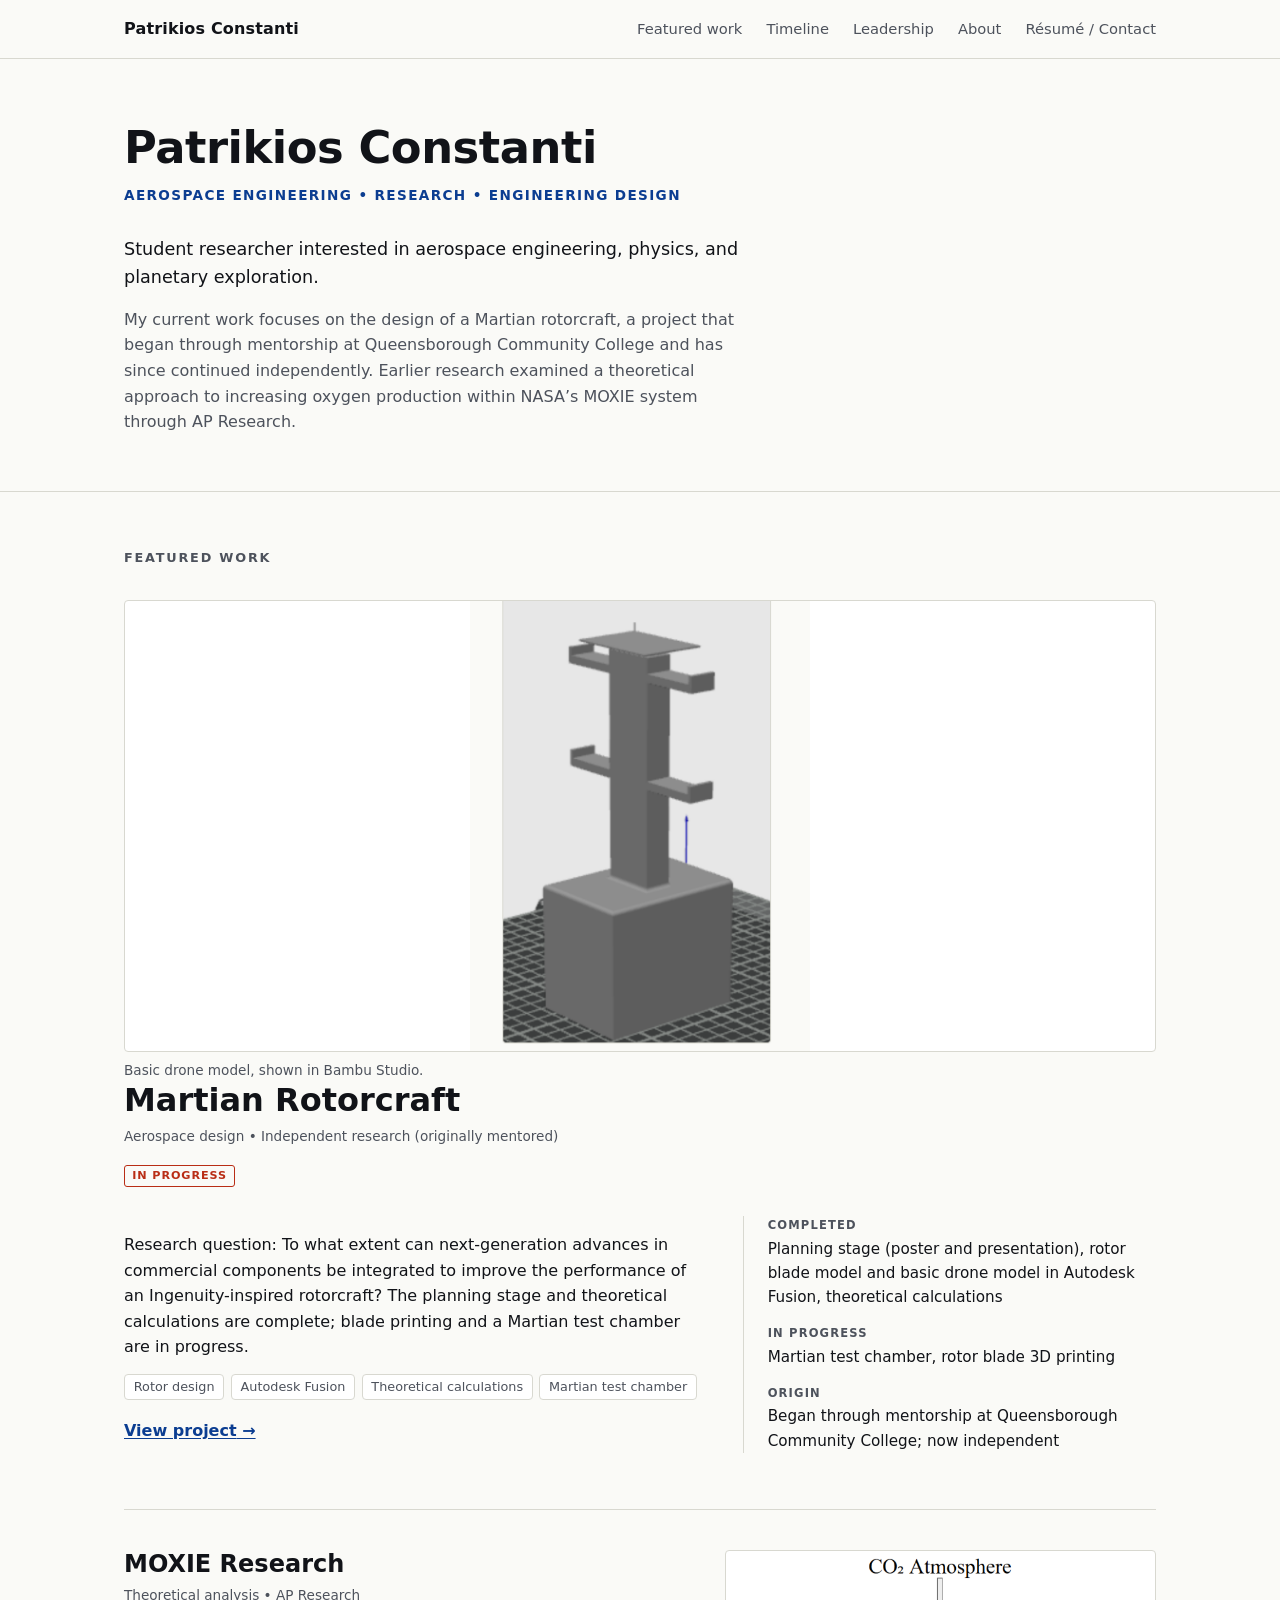
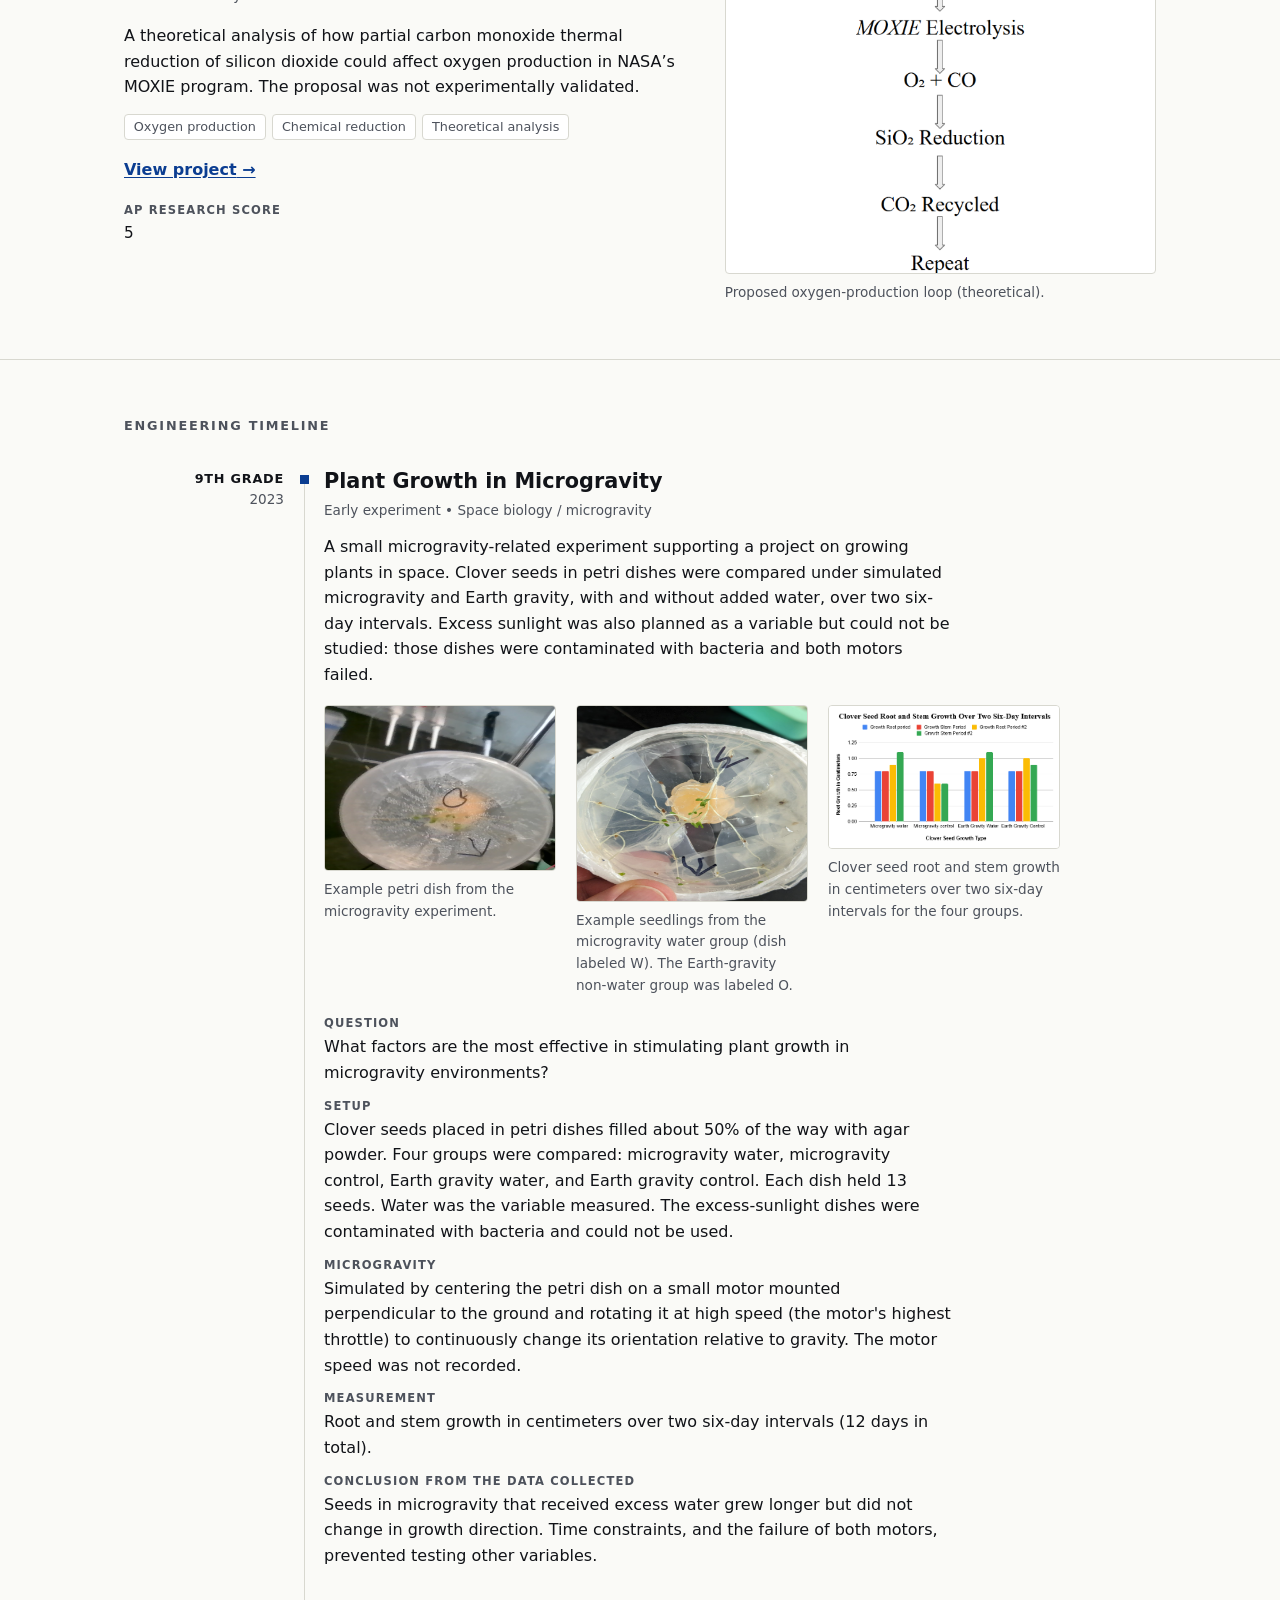
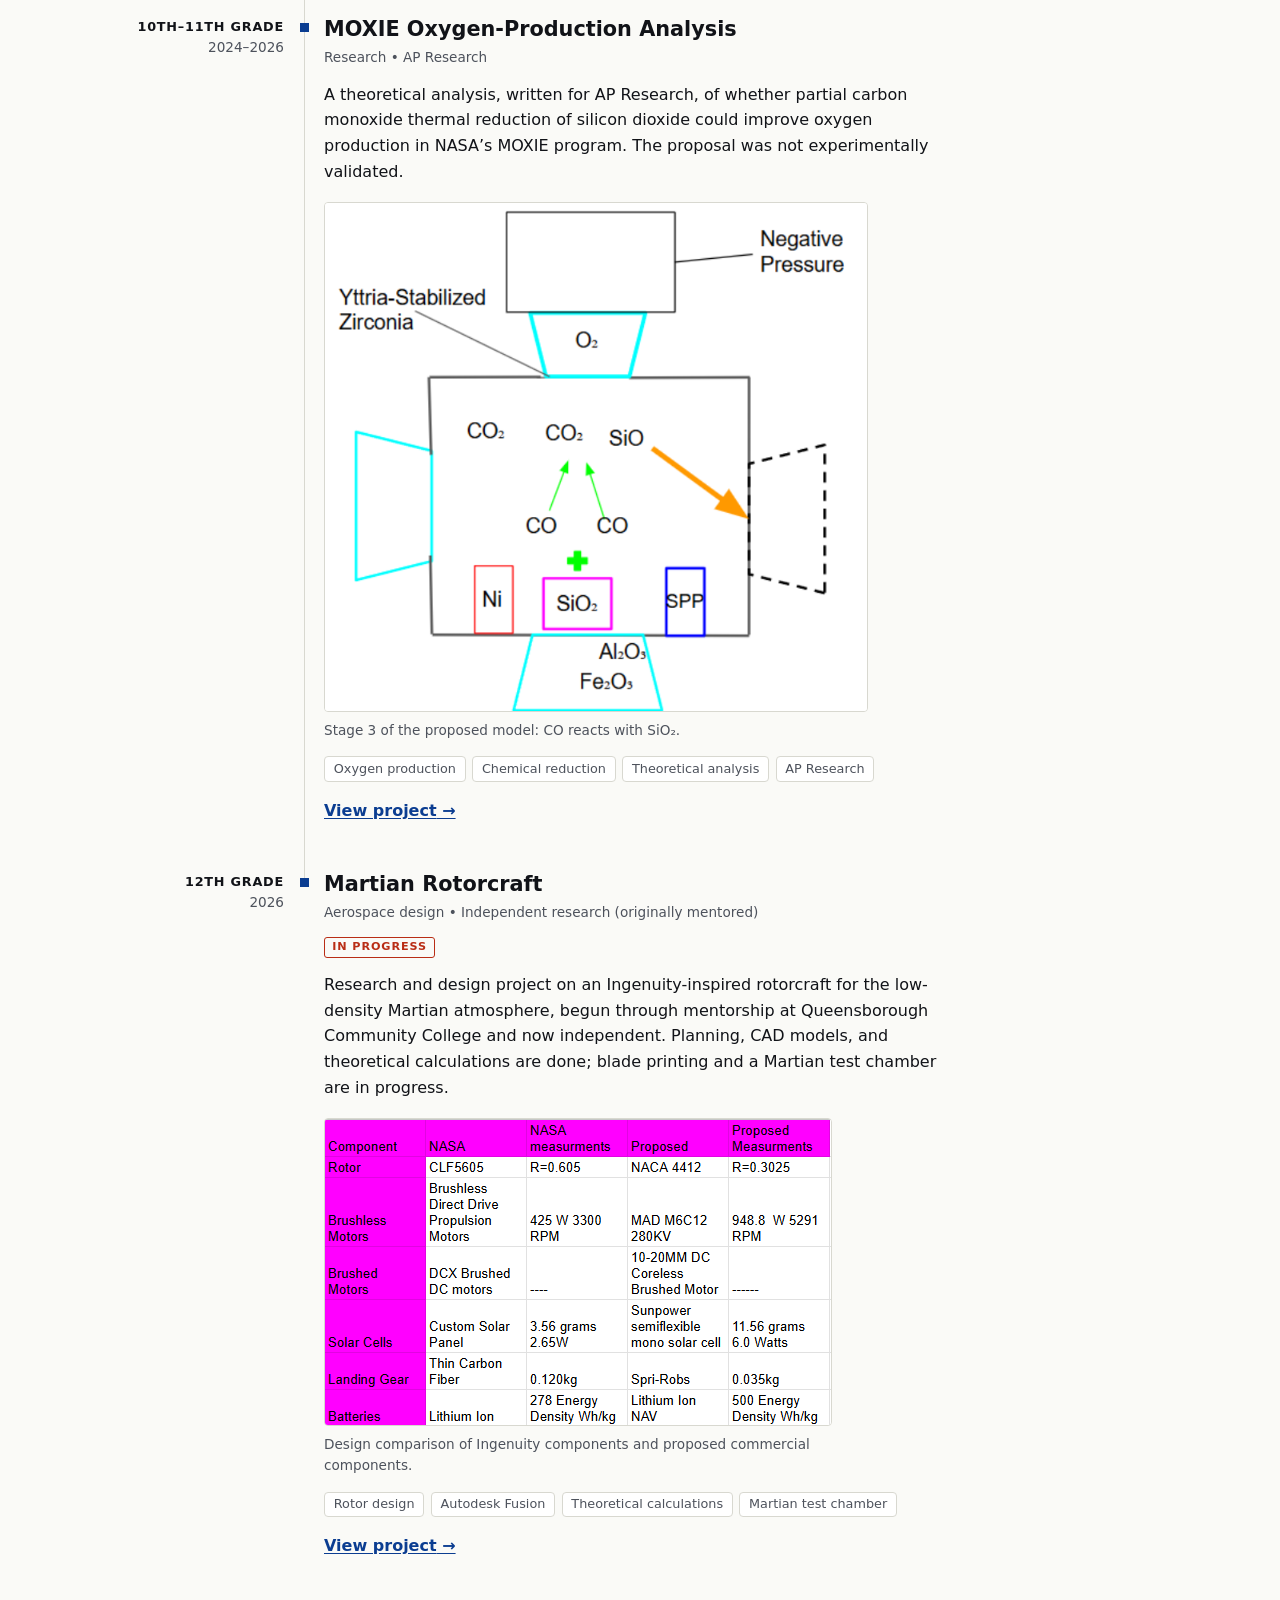
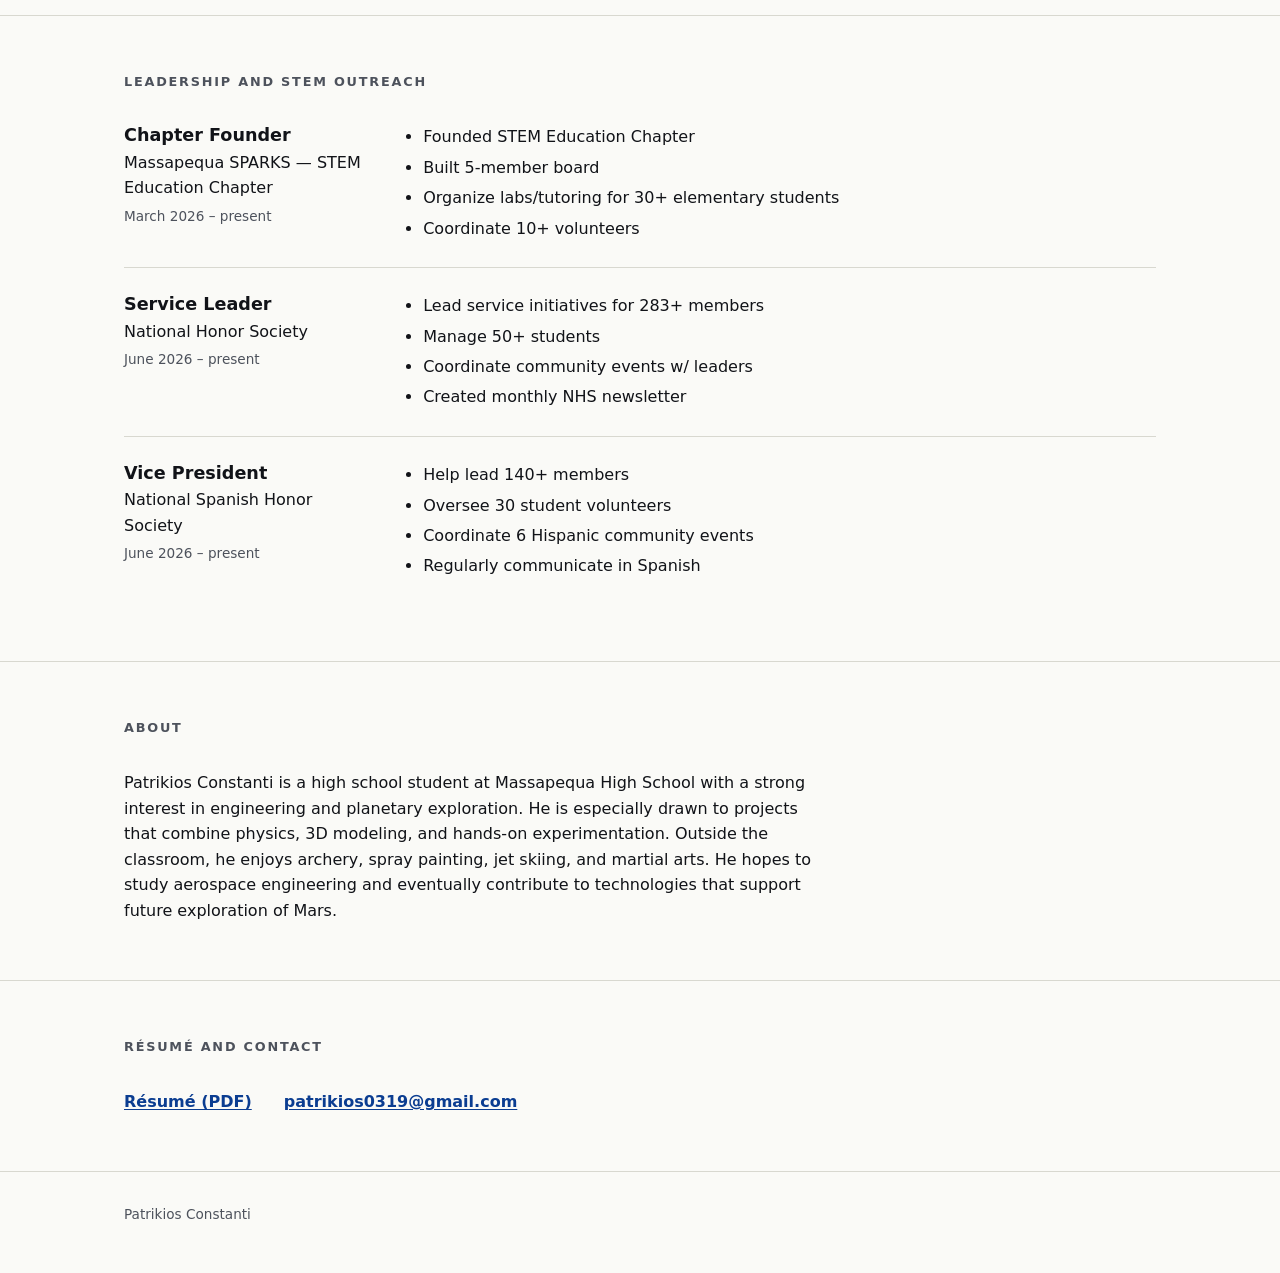
<file: index.html>
<!doctype html>
<html lang="en">
<head>
  <meta charset="utf-8">
  <meta name="viewport" content="width=device-width, initial-scale=1">
  <title>Patrikios Constanti — Aerospace Engineering • Research • Engineering Design</title>
  <meta name="description" content="Engineering and research portfolio.">
  <link rel="stylesheet" href="assets/css/styles.css">
</head>
<body data-page="home" data-root="">
  <a class="skip-link" href="#main">Skip to content</a>
  <header class="site-header" id="site-header"></header>
  <main id="main"></main>
  <footer class="site-footer" id="site-footer"></footer>
  <noscript><p class="wrap">This site loads its content with JavaScript. Please enable JavaScript to view it.</p></noscript>
  <script src="site-content.js"></script>
  <script src="assets/js/render.js"></script>
</body>
</html>
</file>
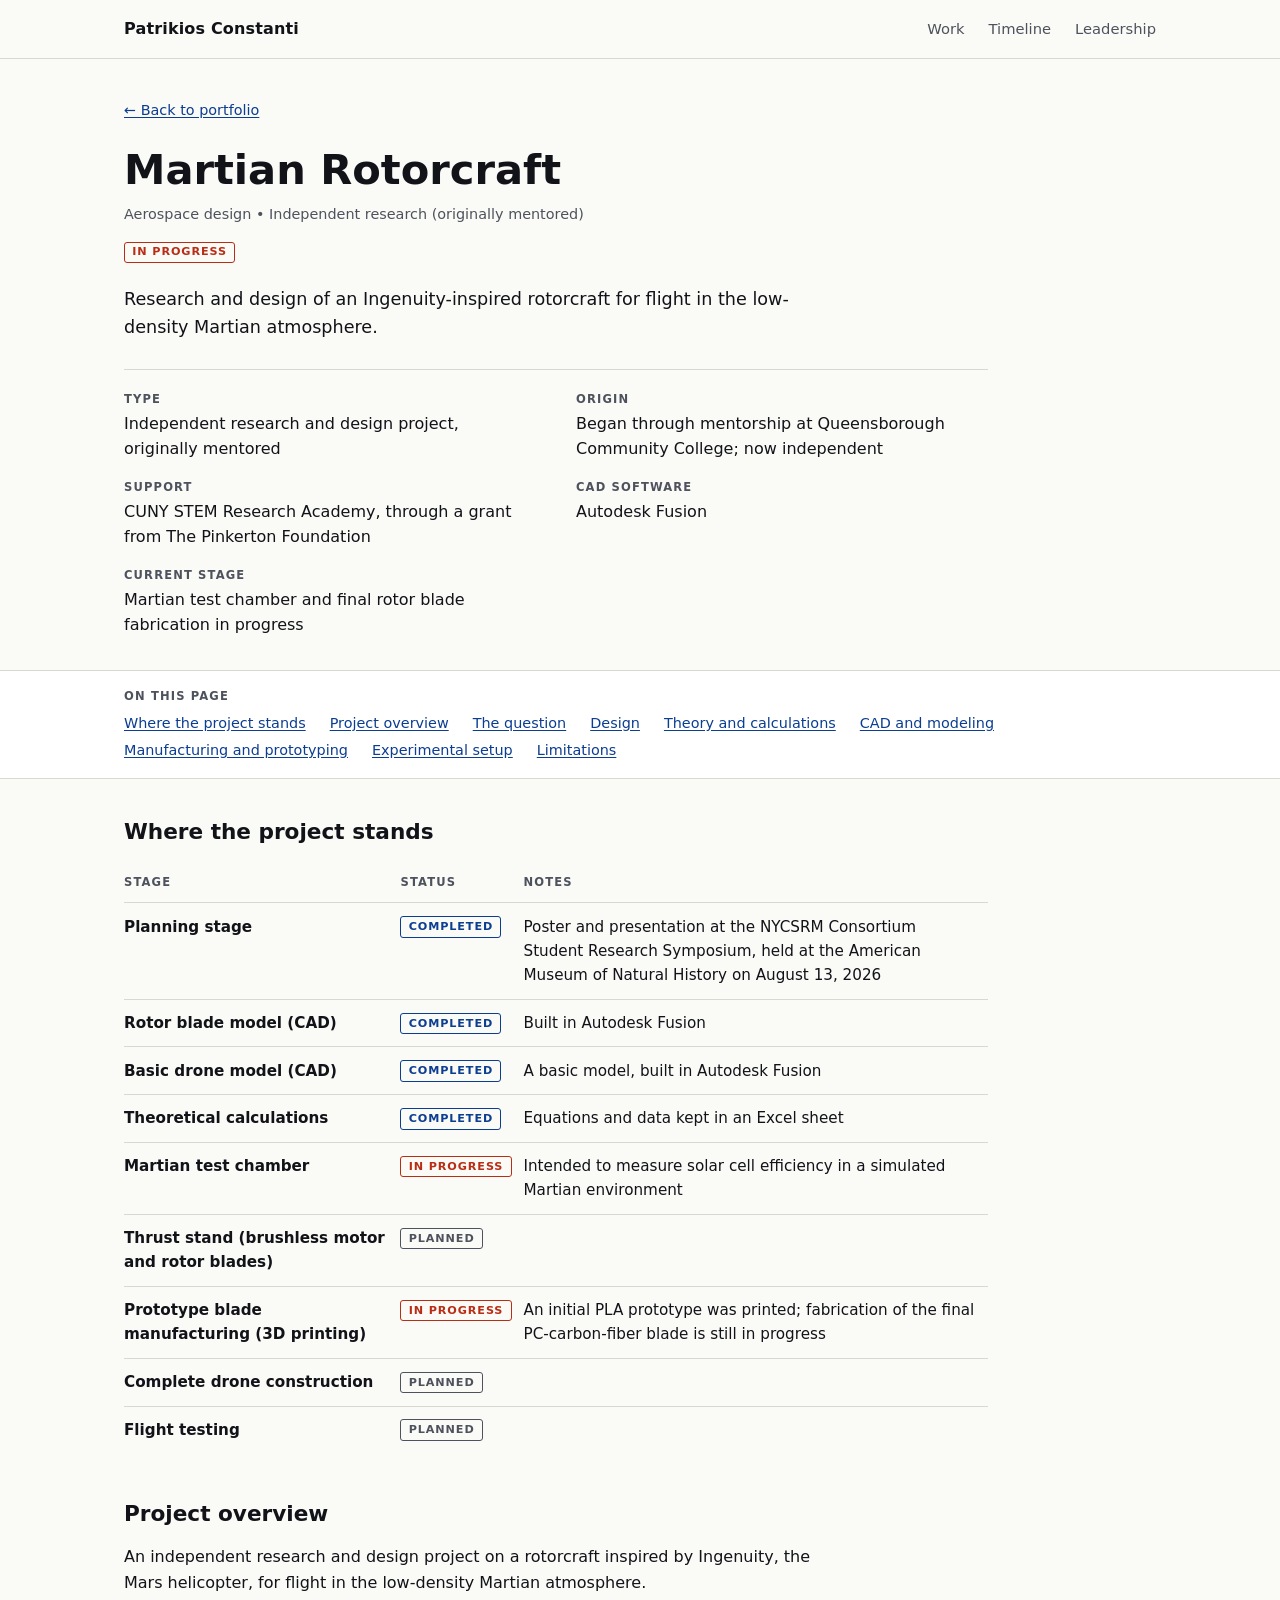
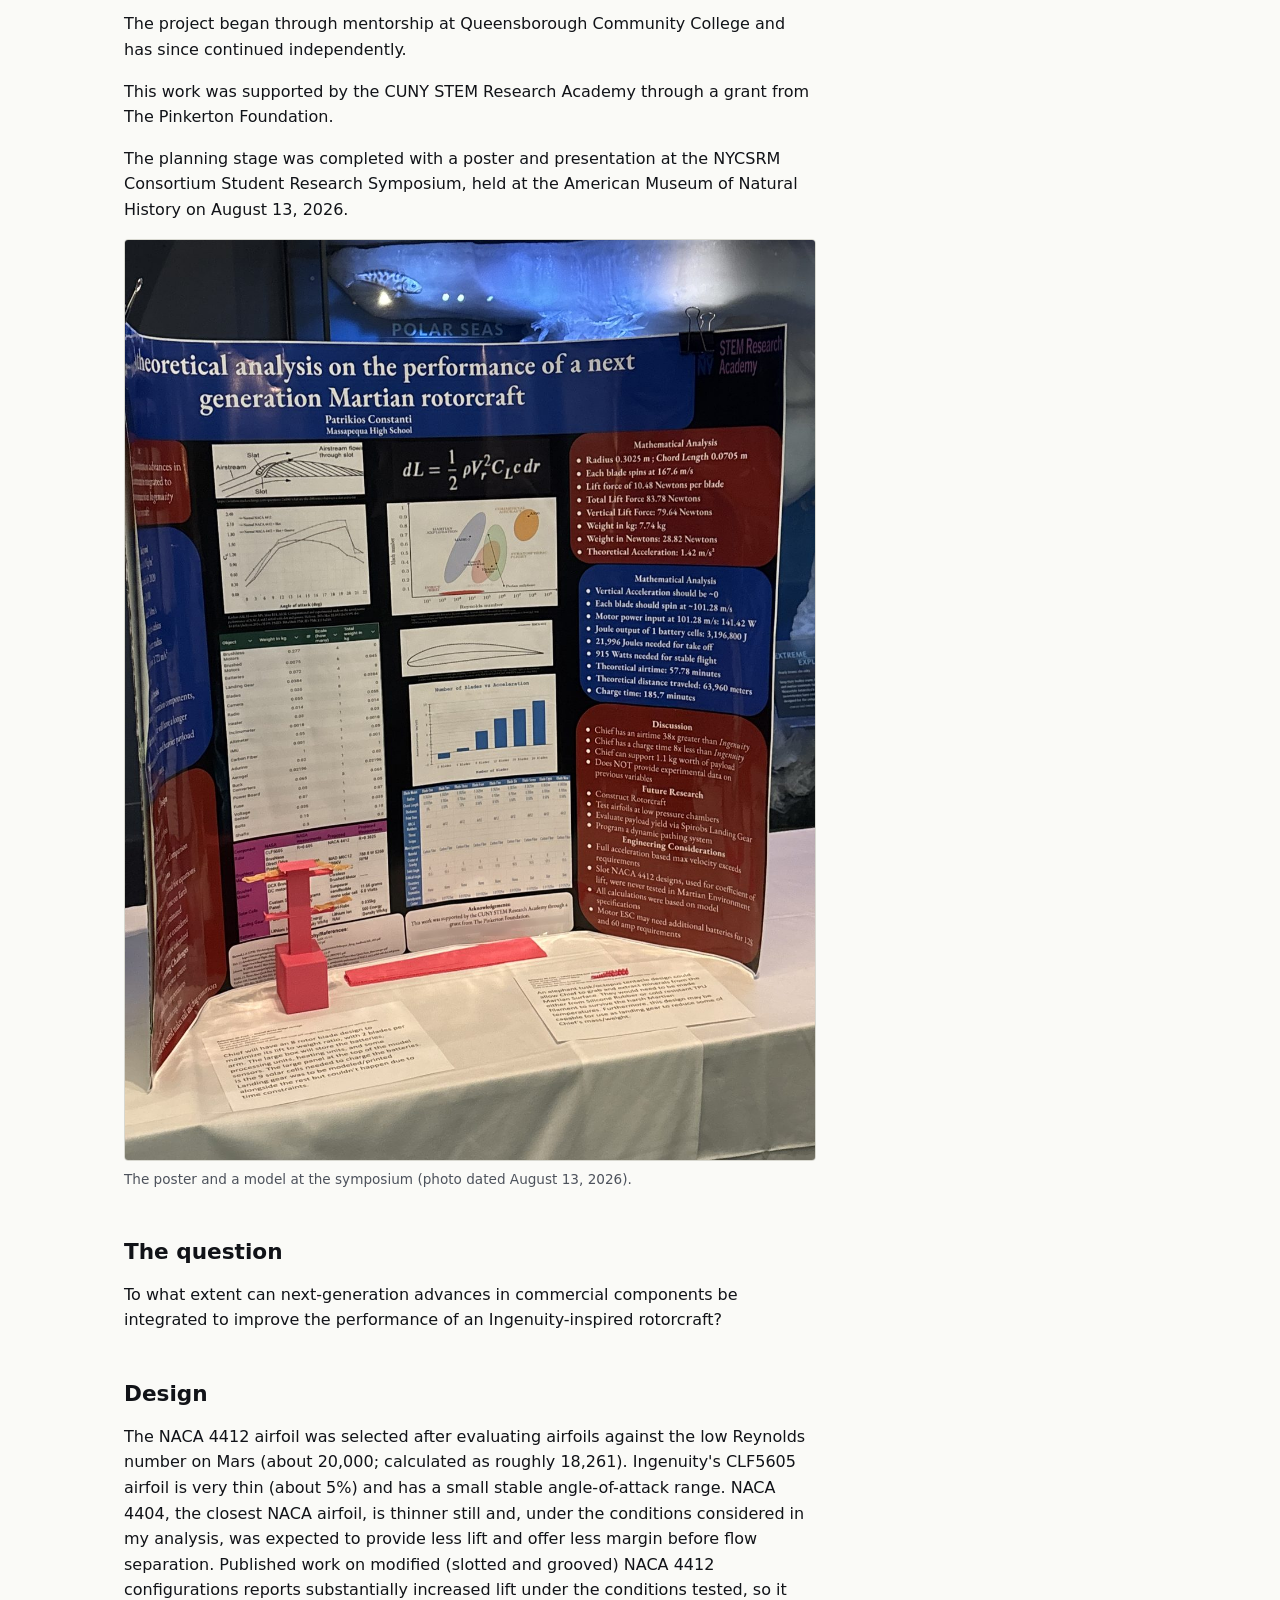
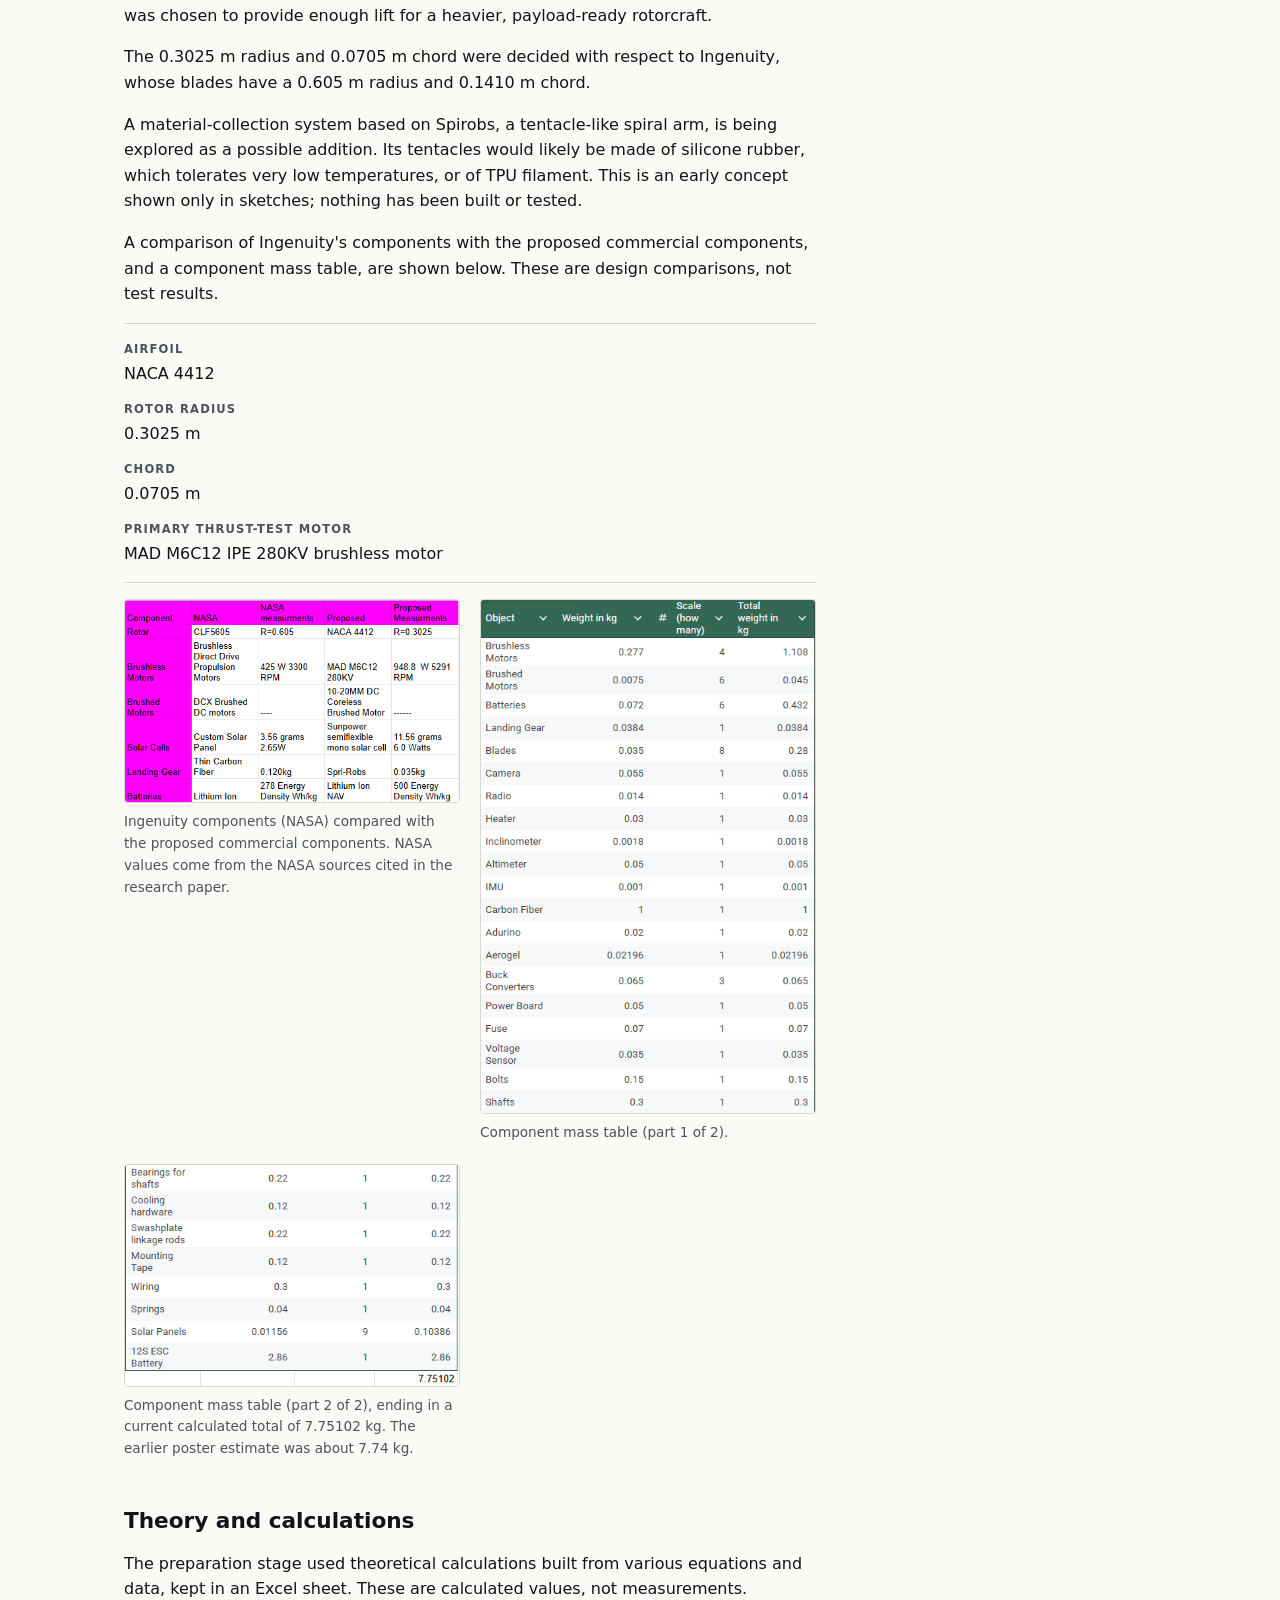
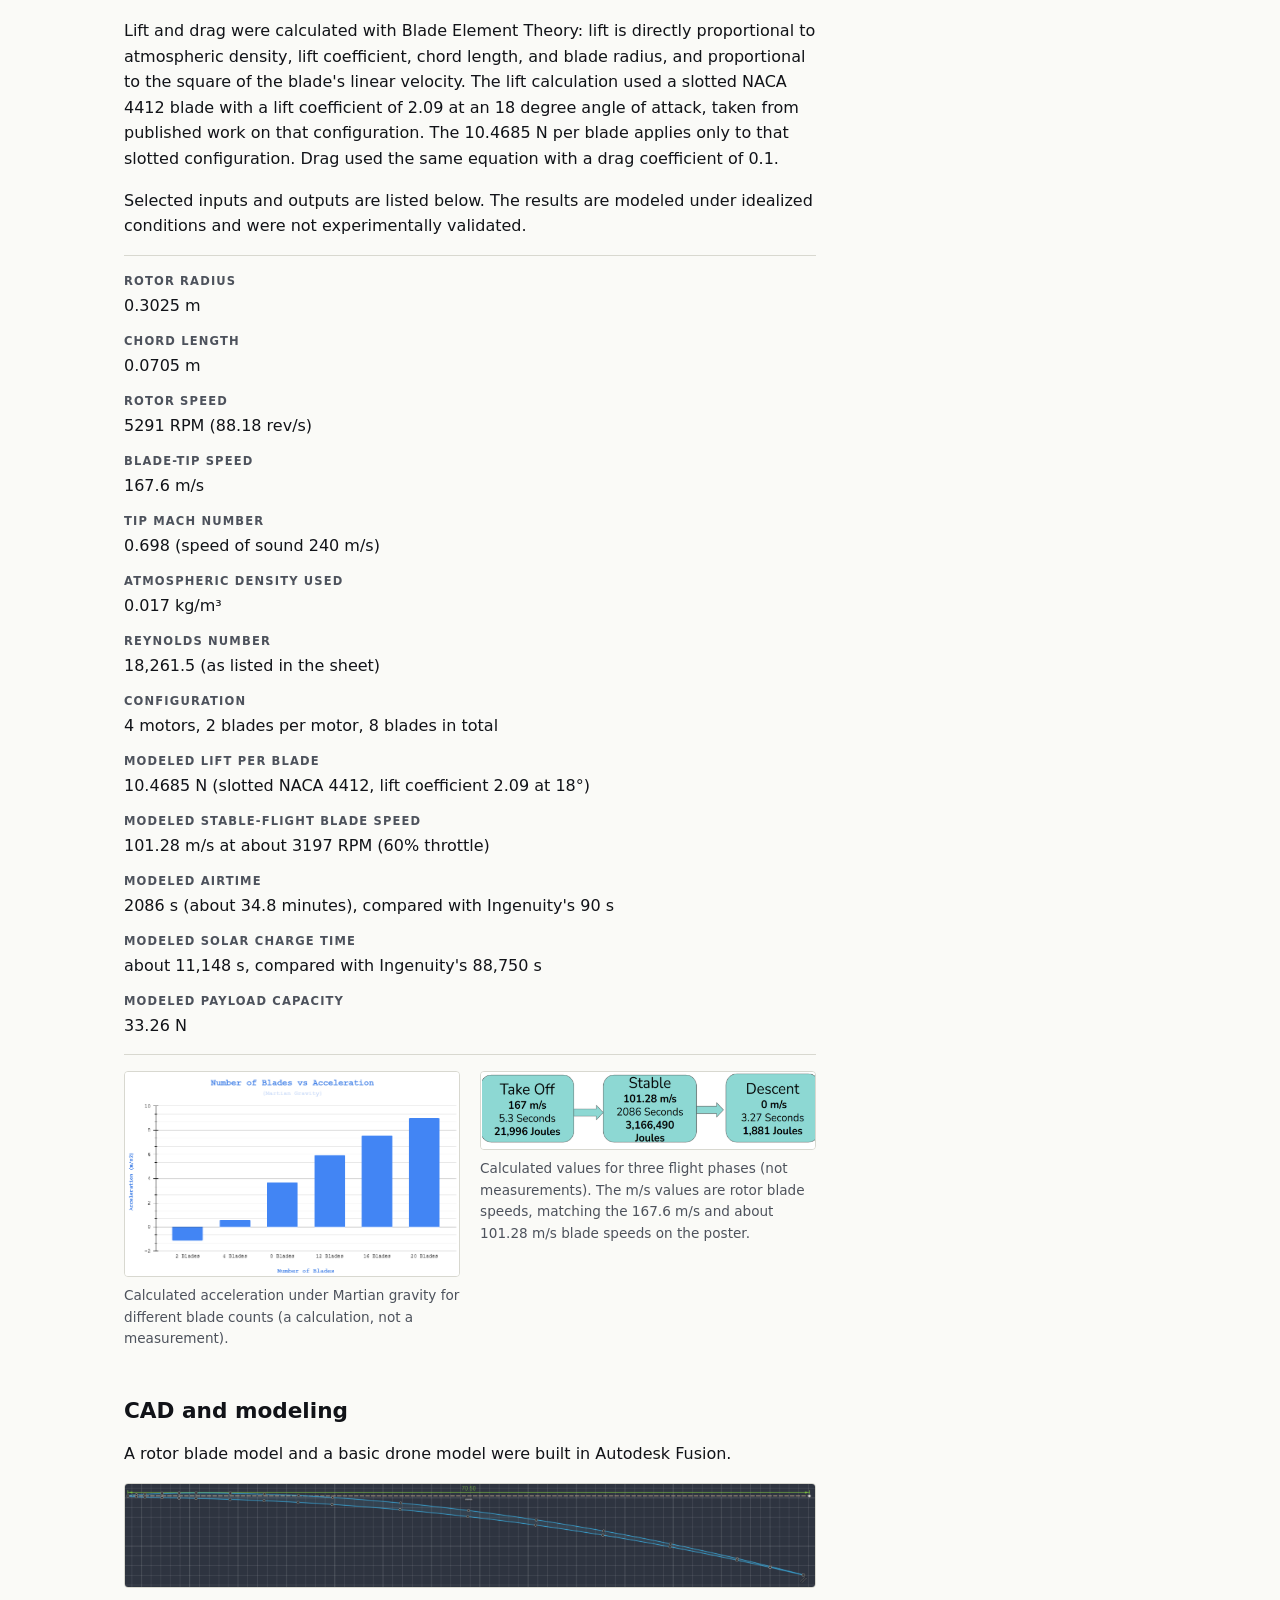
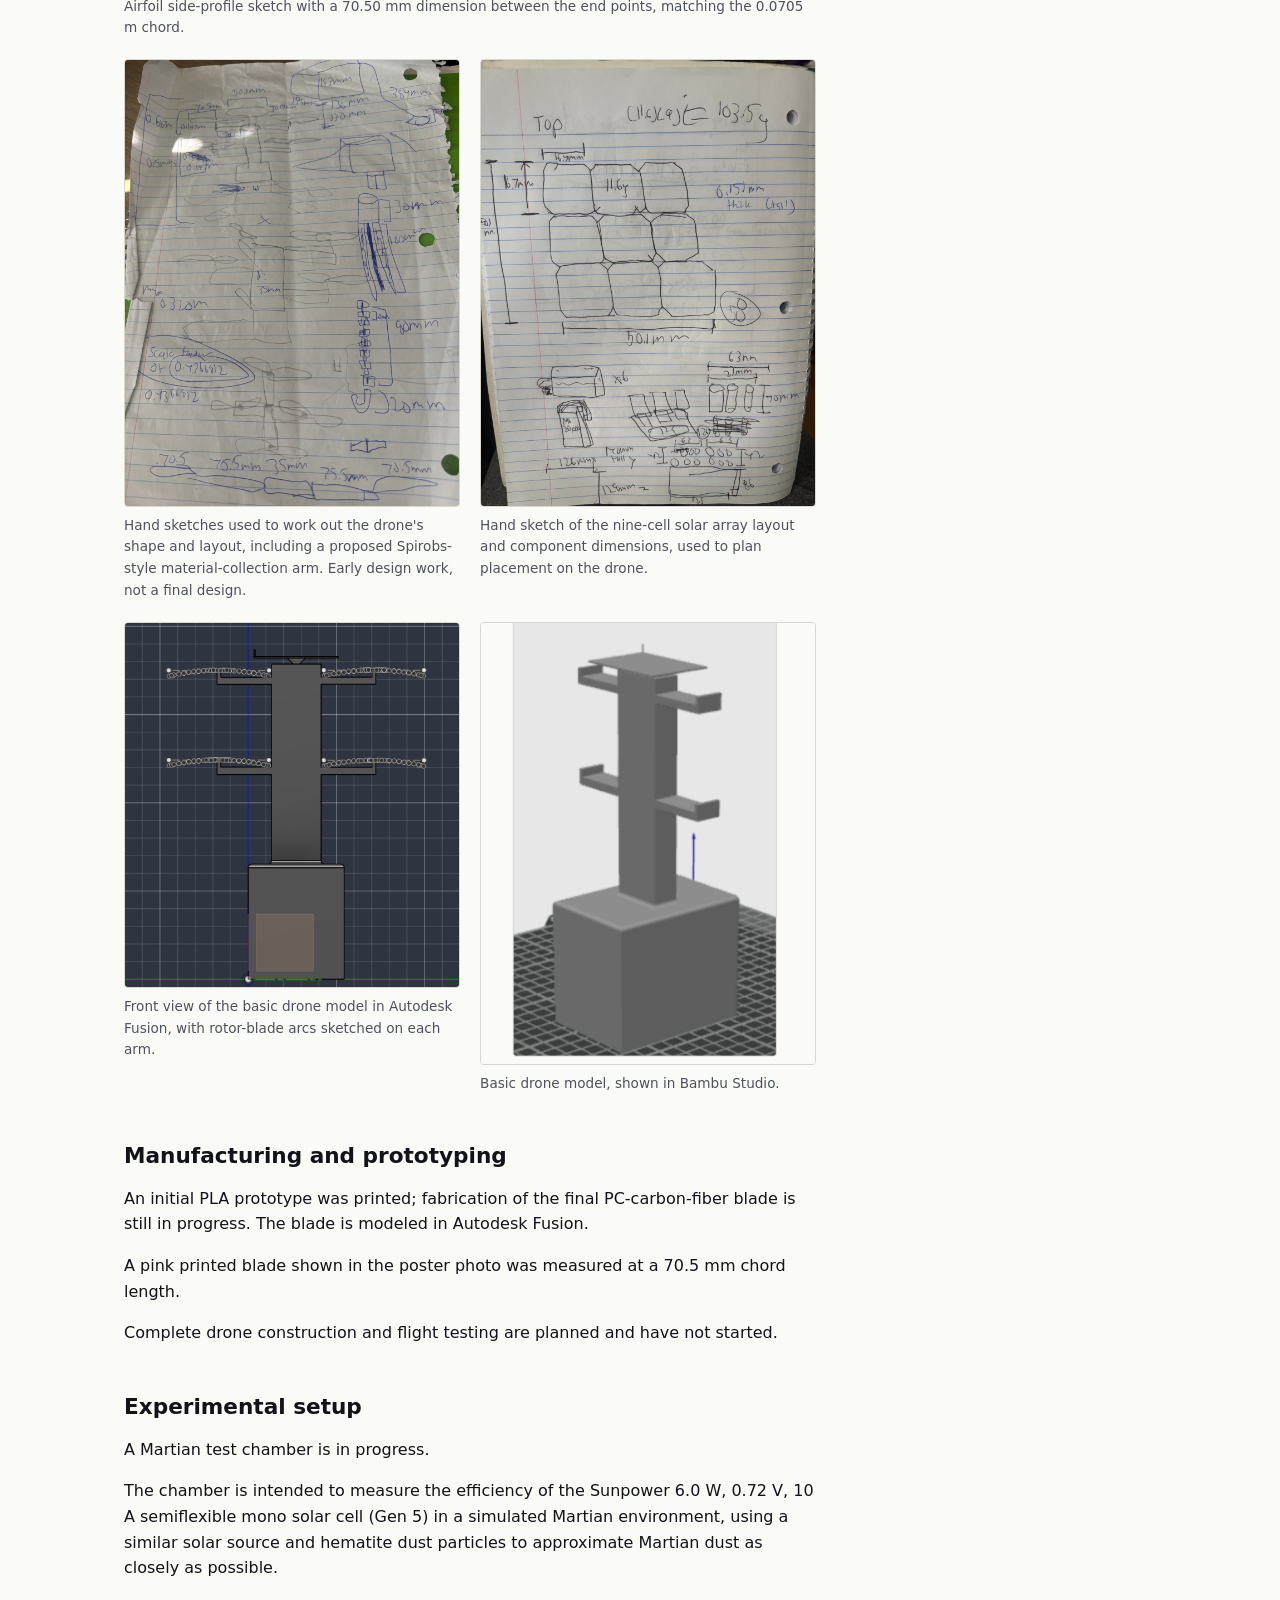
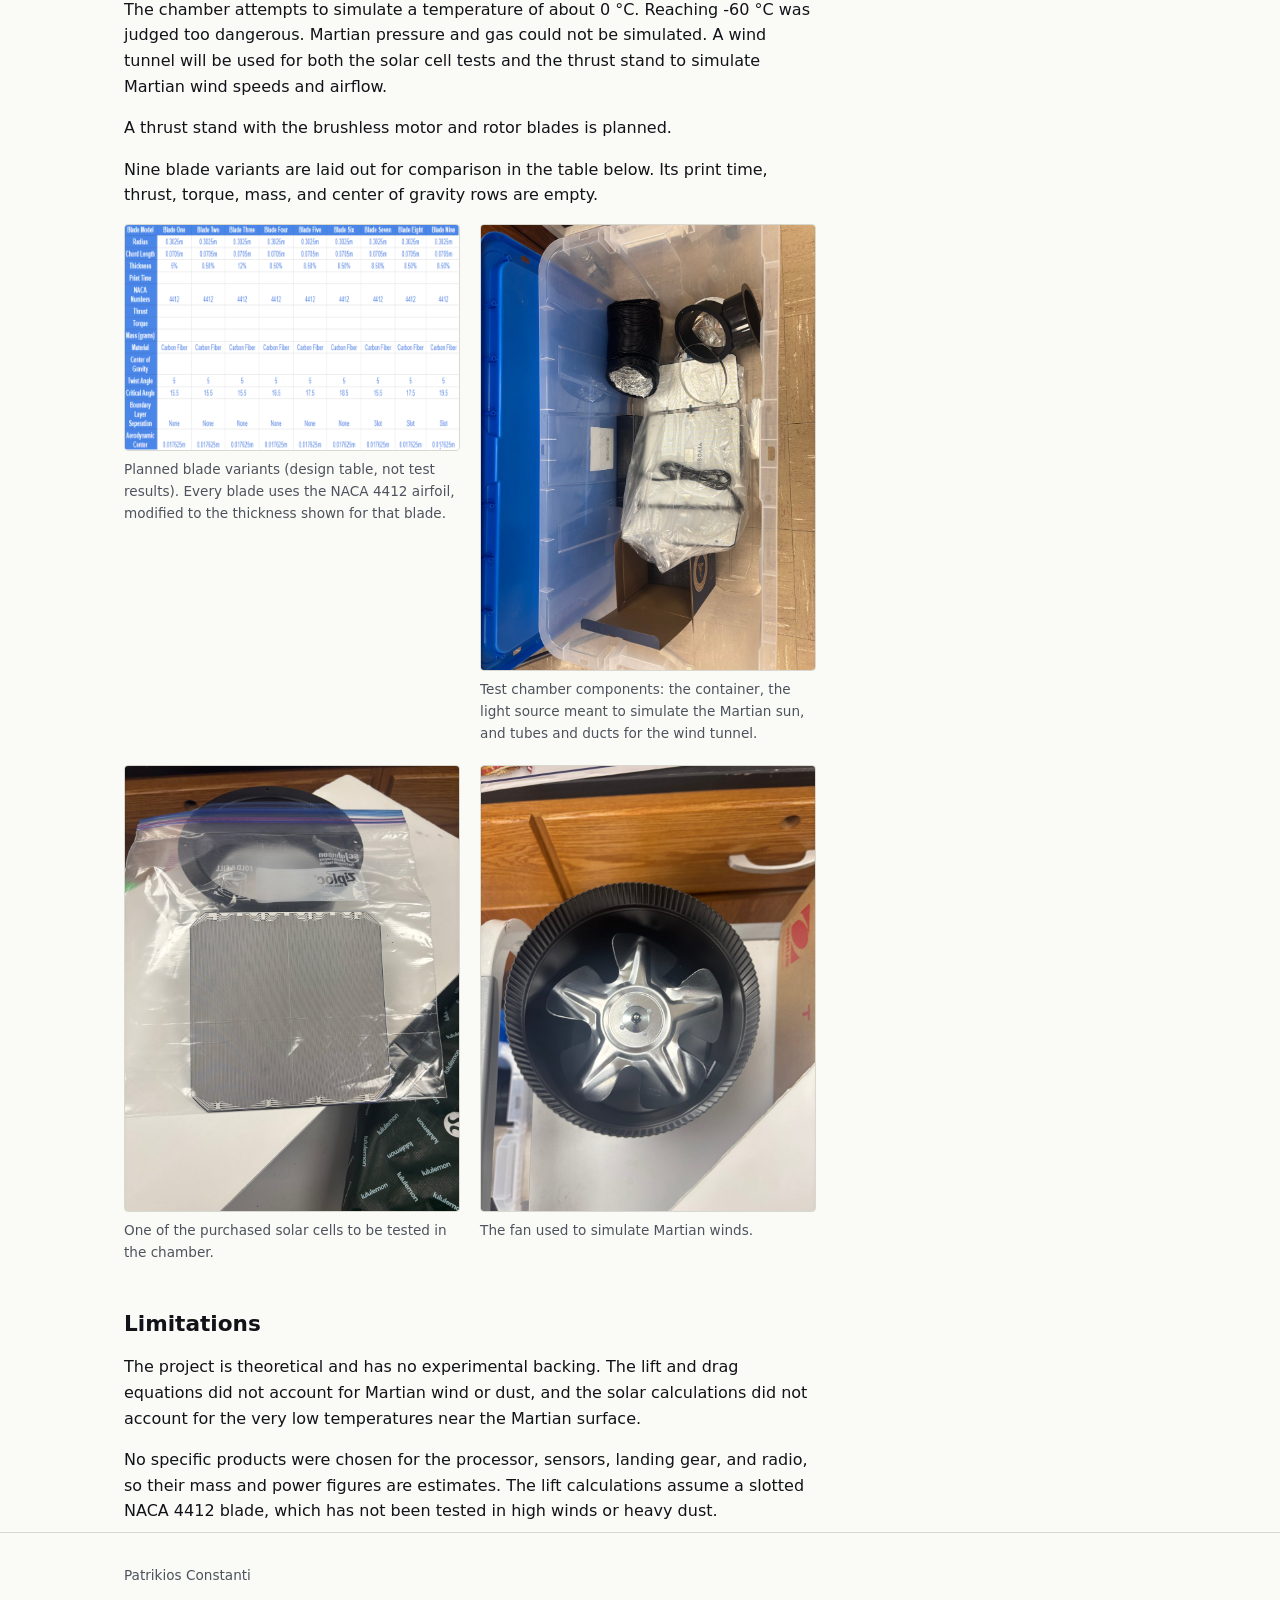
<file: projects/mars-rotorcraft.html>
<!doctype html>
<html lang="en">
<head>
  <meta charset="utf-8">
  <meta name="viewport" content="width=device-width, initial-scale=1">
  <title>Martian Rotorcraft — Patrikios Constanti</title>
  <meta name="description" content="Research and design of an Ingenuity-inspired rotorcraft for the Martian atmosphere.">
  <link rel="stylesheet" href="../assets/css/styles.css">
</head>
<body data-page="project" data-project="marsRotorcraft" data-root="../">
  <a class="skip-link" href="#main">Skip to content</a>
  <header class="site-header" id="site-header"></header>
  <main id="main"></main>
  <footer class="site-footer" id="site-footer"></footer>
  <noscript><p class="wrap">This site loads its content with JavaScript. Please enable JavaScript to view it.</p></noscript>
  <script src="../site-content.js"></script>
  <script src="../assets/js/render.js"></script>
</body>
</html>
</file>
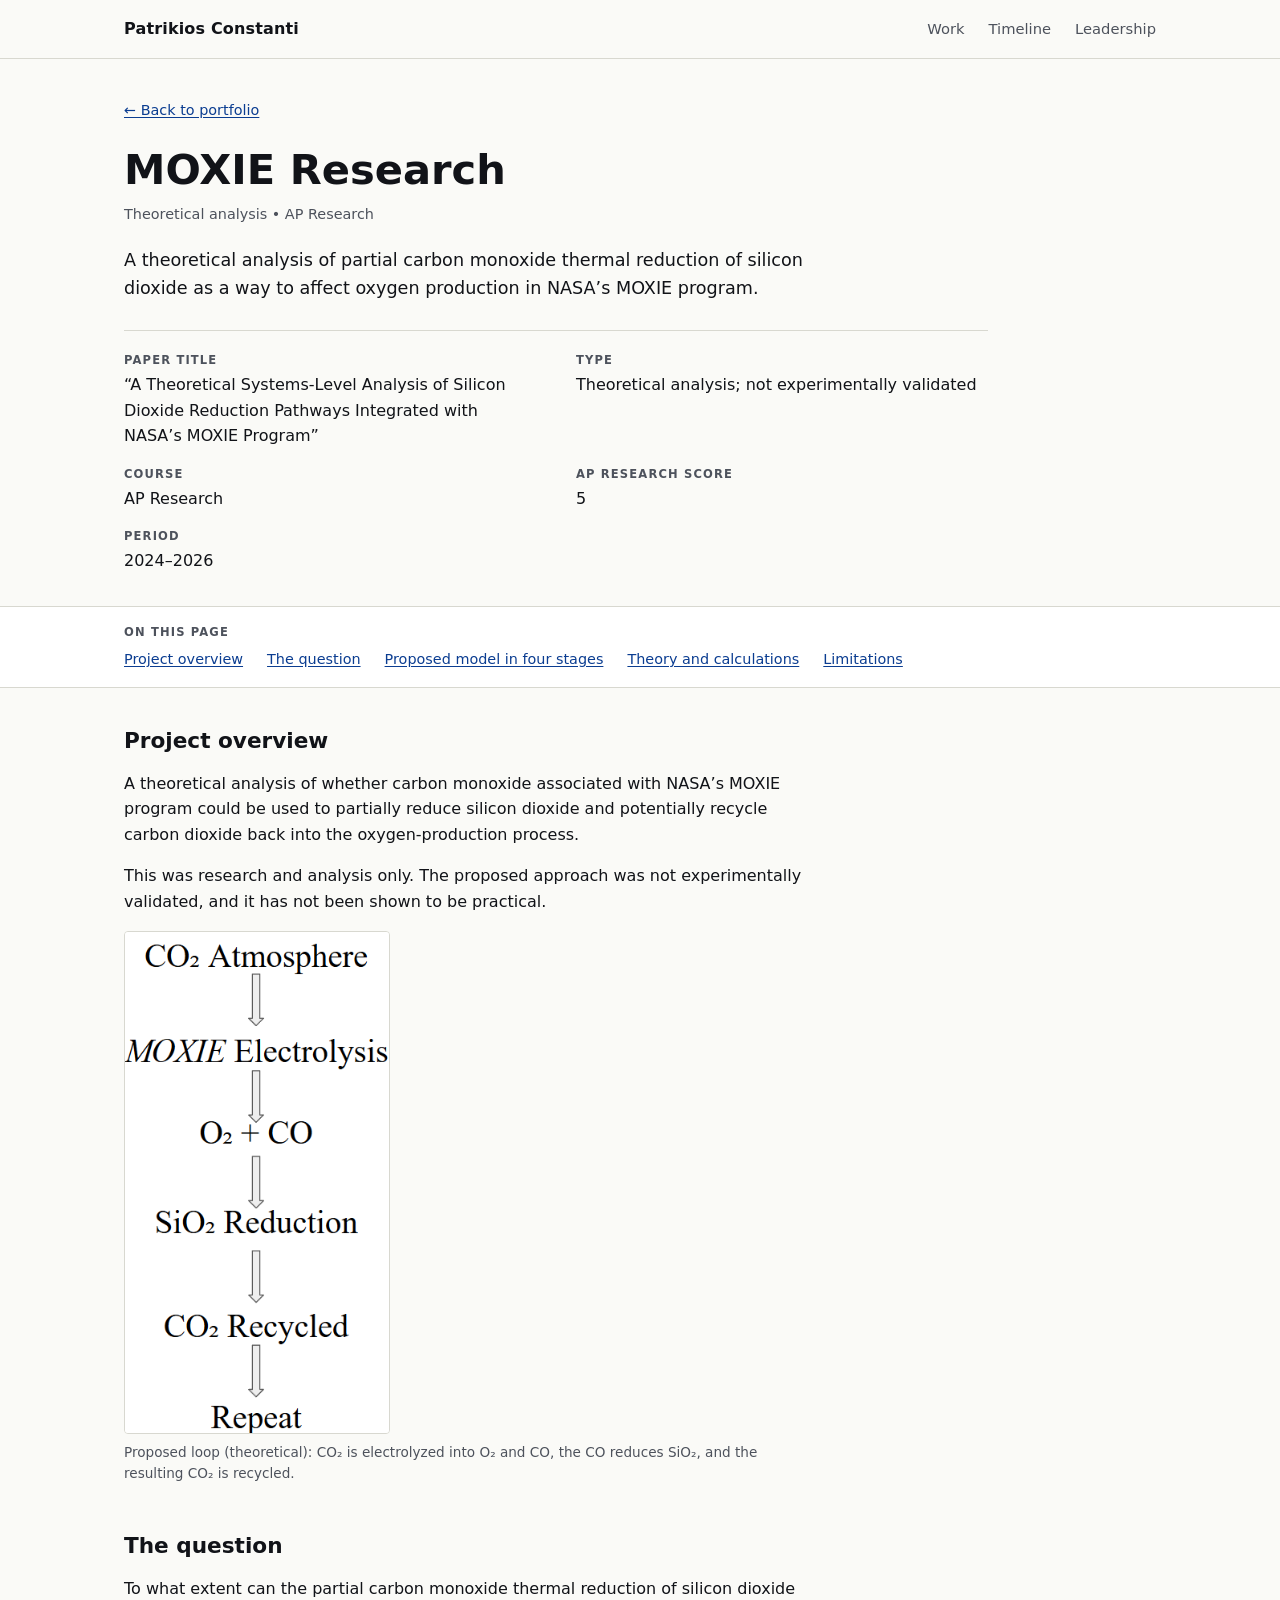
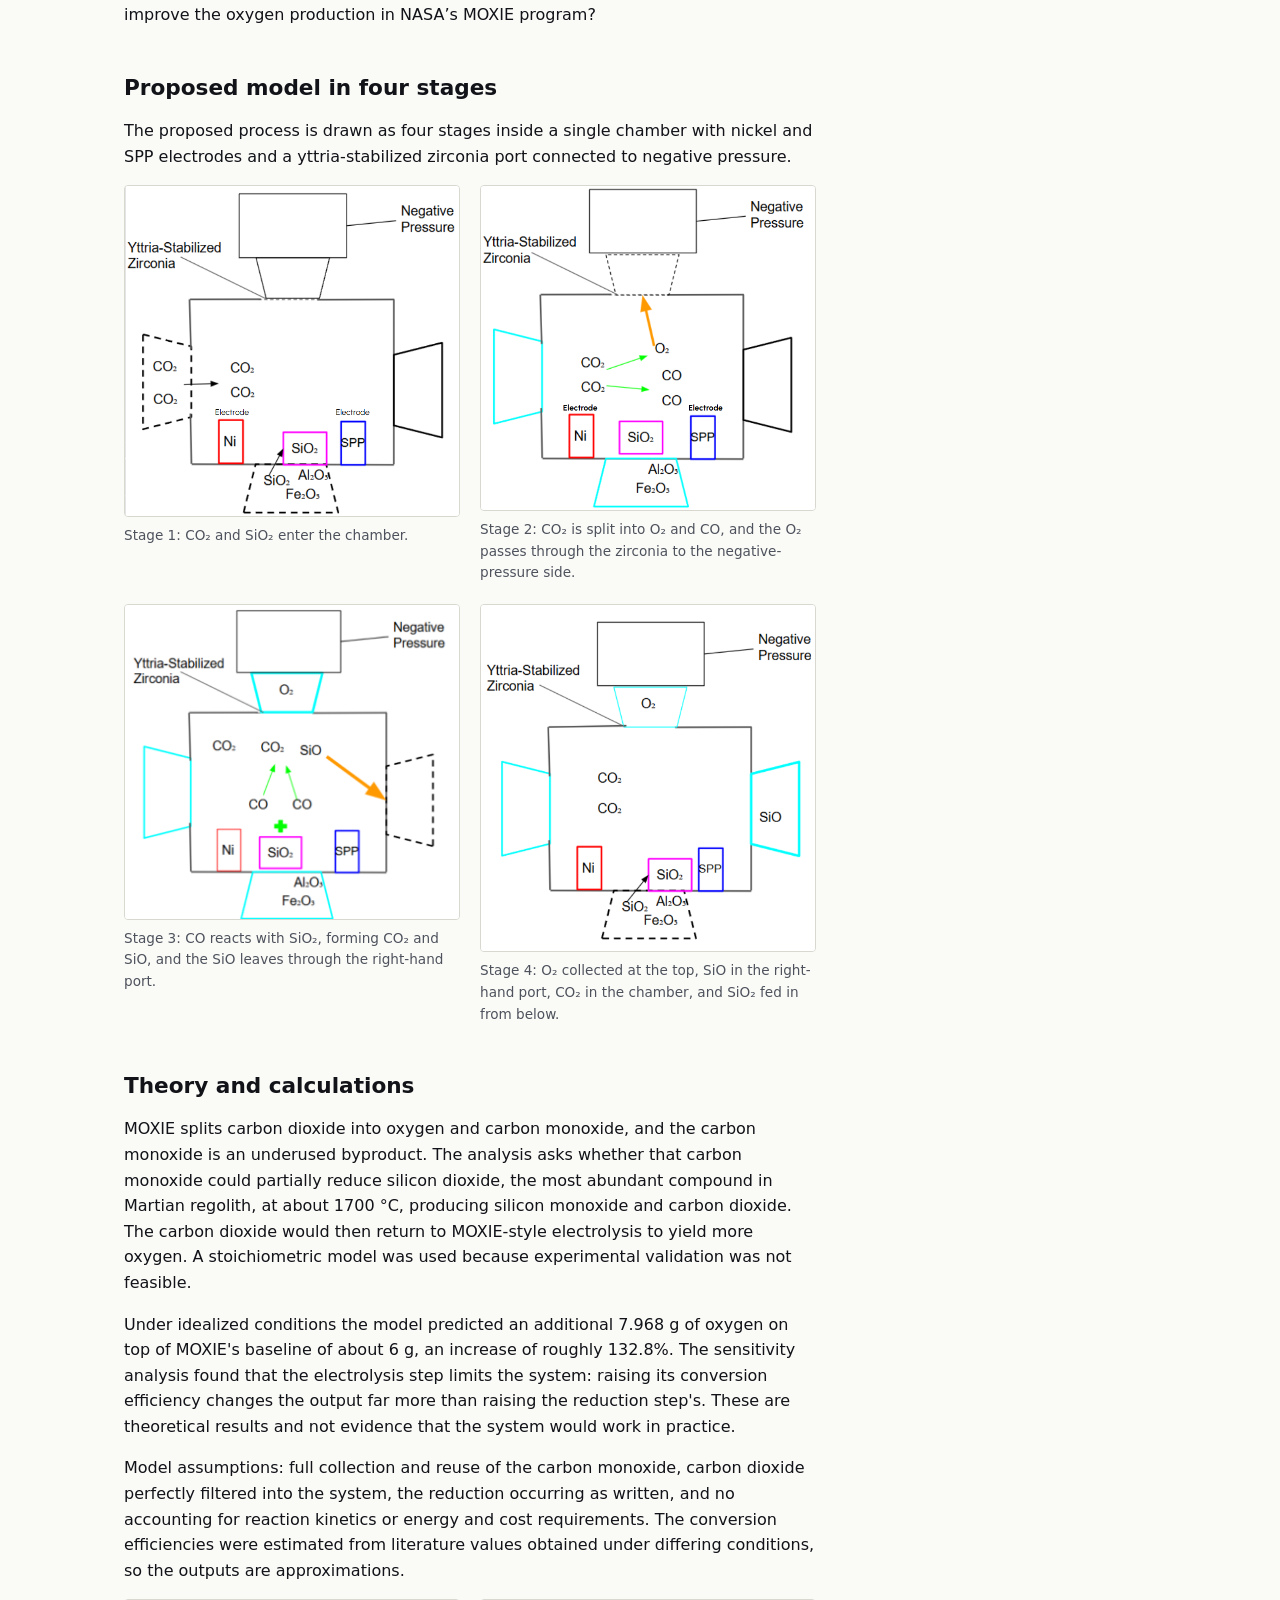
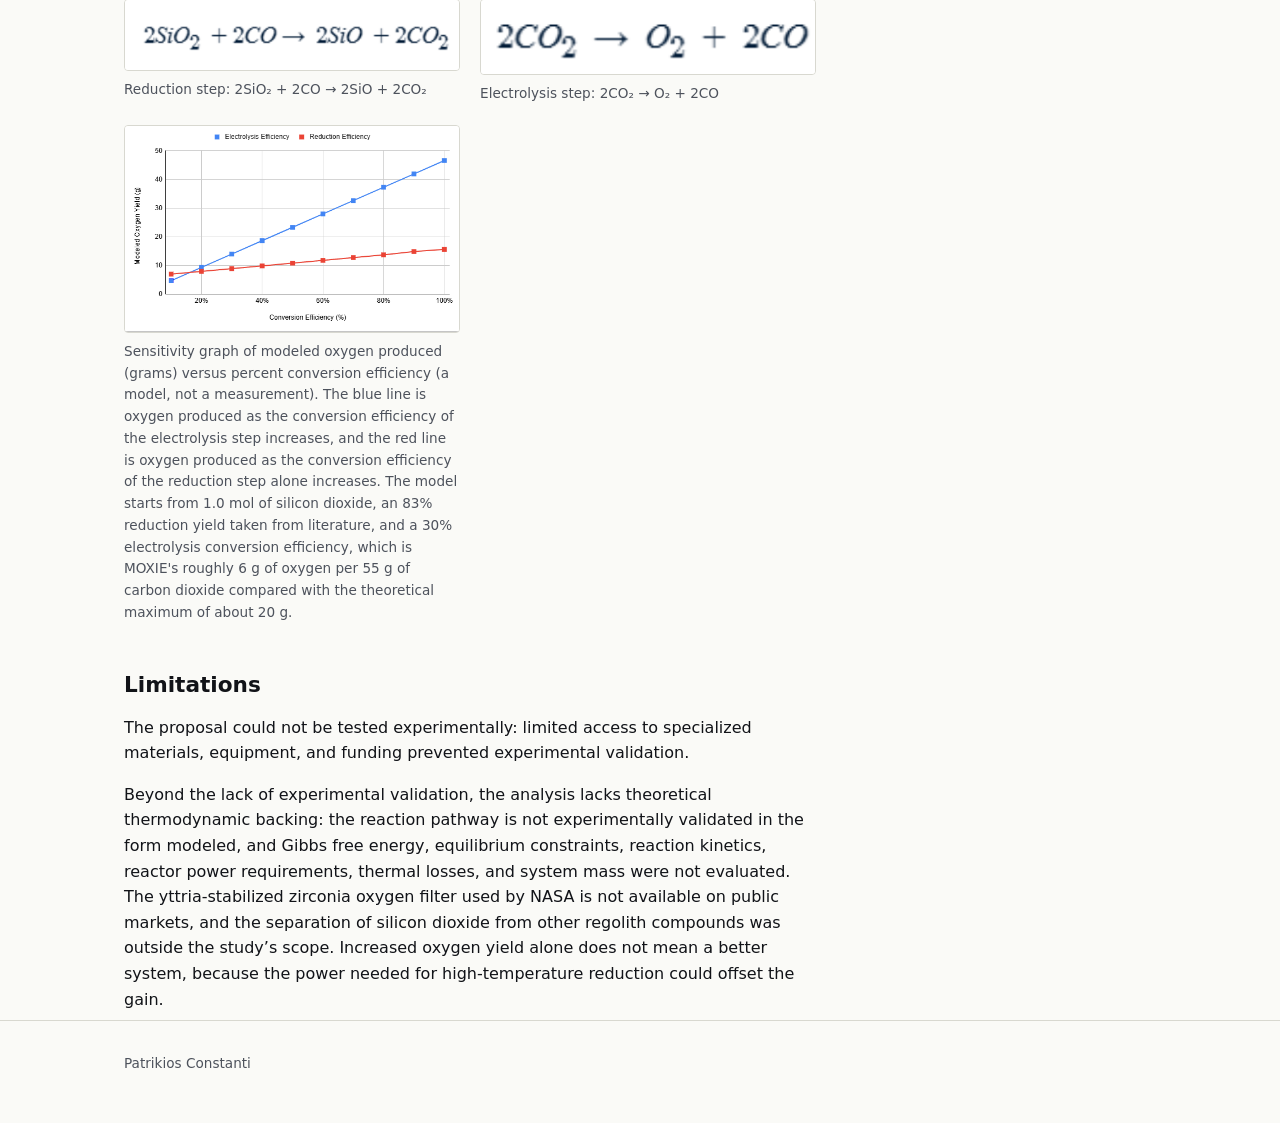
<file: projects/moxie.html>
<!doctype html>
<html lang="en">
<head>
  <meta charset="utf-8">
  <meta name="viewport" content="width=device-width, initial-scale=1">
  <title>MOXIE Research — Patrikios Constanti</title>
  <meta name="description" content="Theoretical analysis of oxygen production in NASA's MOXIE program.">
  <link rel="stylesheet" href="../assets/css/styles.css">
</head>
<body data-page="project" data-project="moxie" data-root="../">
  <a class="skip-link" href="#main">Skip to content</a>
  <header class="site-header" id="site-header"></header>
  <main id="main"></main>
  <footer class="site-footer" id="site-footer"></footer>
  <noscript><p class="wrap">This site loads its content with JavaScript. Please enable JavaScript to view it.</p></noscript>
  <script src="../site-content.js"></script>
  <script src="../assets/js/render.js"></script>
</body>
</html>
</file>
<file: assets/css/styles.css>
/* =====================================================================
   styles.css — change colors in the :root block below.
   Palette is NASA-inspired (blue, red, black, white) but flat: no
   gradients, no glow. Blue is the main accent; red marks "in progress".
   ===================================================================== */

:root {
  --bg: #fafaf7;
  --surface: #ffffff;
  --ink: #111318;
  --muted: #4d525c;
  --line: #d8d8d0;
  --blue: #0b3d91;
  --blue-dark: #072a66;
  --red: #b92d15;
  --ph-bg: #fff1a8;
  --ph-ink: #3a2c00;
  --ph-line: #a07900;

  --radius: 6px;
  --wrap: 1080px;
  --measure: 68ch;
  --when-col: 10rem;
  --font: ui-sans-serif, system-ui, -apple-system, "Segoe UI", Roboto, "Helvetica Neue", Arial, sans-serif;
}

*, *::before, *::after { box-sizing: border-box; }
html { -webkit-text-size-adjust: 100%; }
@media (prefers-reduced-motion: no-preference) { html { scroll-behavior: smooth; } }

body {
  margin: 0;
  background: var(--bg);
  color: var(--ink);
  font: 400 1rem/1.6 var(--font);
  overflow-wrap: break-word;
}

img { max-width: 100%; height: auto; display: block; }
a { color: var(--blue); text-underline-offset: 0.15em; }
a:hover { color: var(--blue-dark); }
:focus-visible { outline: 3px solid var(--blue); outline-offset: 3px; border-radius: 2px; }
h1, h2, h3, p, ul, ol, dl, figure { margin: 0; }
ul, ol { padding: 0; list-style: none; }

.sr-only {
  position: absolute; width: 1px; height: 1px; margin: -1px; padding: 0;
  overflow: hidden; clip: rect(0 0 0 0); white-space: nowrap; border: 0;
}
.skip-link {
  position: absolute; left: -999px; top: 0; z-index: 20;
  background: var(--ink); color: #fff; padding: 0.5rem 0.9rem;
}
.skip-link:focus { left: 0; }

.wrap { max-width: var(--wrap); margin: 0 auto; padding: 0 1.5rem; }

/* ---------- Draft chrome (hidden in publish mode) ---------- */
.draft-bar {
  background: var(--ph-bg); color: var(--ph-ink);
  border-bottom: 1px solid var(--ph-line);
  font-size: 0.85rem; padding: 0.45rem 1.5rem; text-align: center;
}
mark.ph {
  background: var(--ph-bg); color: var(--ph-ink);
  outline: 1px dashed var(--ph-line); outline-offset: 0;
  padding: 0 0.25em; font-size: 0.92em; border-radius: 2px;
}
.badge-unknown {
  display: inline-block; background: var(--ph-bg); color: var(--ph-ink);
  outline: 1px dashed var(--ph-line); padding: 0 0.3em; font-size: 0.8rem;
}

/* ---------- Header ---------- */
.site-header { border-bottom: 1px solid var(--line); background: var(--bg); }
.header-row {
  display: flex; flex-wrap: wrap; align-items: baseline;
  justify-content: space-between; gap: 0.5rem 2rem; padding-top: 1rem; padding-bottom: 1rem;
}
.brand { color: var(--ink); font-weight: 650; text-decoration: none; letter-spacing: 0.01em; }
.nav-list { display: flex; flex-wrap: wrap; gap: 0.25rem 1.5rem; font-size: 0.92rem; }
.nav-list a { color: var(--muted); text-decoration: none; padding: 0.2rem 0; }
.nav-list a:hover { color: var(--blue); text-decoration: underline; }

/* ---------- Hero ---------- */
.hero { padding: 4rem 0 3.5rem; }
.hero h1 { font-size: clamp(1.9rem, 4.2vw, 2.8rem); line-height: 1.12; font-weight: 650; letter-spacing: -0.01em; }
.headline {
  margin-top: 0.75rem; color: var(--blue); font-size: 0.85rem; font-weight: 600;
  letter-spacing: 0.1em; text-transform: uppercase;
}
.hero .intro { margin-top: 1.75rem; max-width: 62ch; }
.hero .intro p { font-size: 1.1rem; }
.hero .intro p + p { margin-top: 1rem; color: var(--muted); font-size: 1rem; }

/* ---------- Sections ---------- */
.section { padding: 3.5rem 0; border-top: 1px solid var(--line); }
.section > .wrap > h2 {
  font-size: 0.8rem; font-weight: 700; text-transform: uppercase;
  letter-spacing: 0.14em; color: var(--muted); margin-bottom: 2rem;
}

/* ---------- Badges, tags ---------- */
.badge {
  display: inline-block; font-size: 0.7rem; font-weight: 700; text-transform: uppercase;
  letter-spacing: 0.08em; border: 1px solid currentColor; border-radius: 3px; padding: 0.05rem 0.45rem;
  vertical-align: middle;
}
.badge-completed { color: var(--blue); }
.badge-in-progress { color: var(--red); }
.badge-planned { color: var(--muted); }

.tags { display: flex; flex-wrap: wrap; gap: 0.4rem; margin-top: 0.9rem; }
.tags li {
  font-size: 0.8rem; color: var(--muted); border: 1px solid var(--line);
  border-radius: 4px; padding: 0.1rem 0.55rem; background: var(--surface);
}

/* ---------- Figures ---------- */
/* Images show at natural size (never enlarged) and shrink to fit their column. */
.figure img { border: 1px solid var(--line); border-radius: 4px; width: auto; max-width: 100%; height: auto; background: #fff; }
.feature .figure img { width: 100%; object-fit: contain; }
.feature-primary .figure img { aspect-ratio: 16 / 7; }
.feature-compact .figure img { aspect-ratio: 4 / 3; }
.tl-body .figure-grid { margin-top: 1.1rem; max-width: 46rem; grid-template-columns: repeat(auto-fit, minmax(13rem, 1fr)); align-items: start; }
.tl-body .figure-grid .figure { margin-top: 0; max-width: none; }
.tl-body, .figure-grid .figure { min-width: 0; }
.figure figcaption { margin-top: 0.5rem; font-size: 0.85rem; color: var(--muted); }
.figure-ph {
  display: flex; flex-direction: column; align-items: center; justify-content: center; gap: 0.35rem;
  aspect-ratio: 16 / 9; padding: 1rem; text-align: center;
  background: #efefe9; border: 1px dashed #8d8d84; border-radius: 4px; color: var(--muted); font-size: 0.85rem;
}
.figure-ph-label { font-weight: 700; text-transform: uppercase; letter-spacing: 0.1em; font-size: 0.72rem; }

/* ---------- Featured work ---------- */
.feature h3 { font-size: 1.5rem; line-height: 1.2; font-weight: 650; }
.feature h3 a { color: var(--ink); text-decoration: none; }
.feature h3 a:hover { color: var(--blue); text-decoration: underline; }
.feature .category { margin-top: 0.4rem; font-size: 0.85rem; color: var(--muted); }
.feature .summary { margin-top: 1rem; max-width: 62ch; }
.feature .more { margin-top: 1.1rem; font-weight: 600; }
.feature .more a::after { content: " →"; }

.feature-primary .figure-ph { aspect-ratio: 16 / 7; }
.feature-primary .feature-body {
  display: grid; grid-template-columns: 1.4fr 1fr; gap: 2.5rem; margin-top: 1.75rem; align-items: start;
}
.feature-primary h3 { font-size: 2rem; }
.status-line { margin-top: 0.9rem; }

.highlights { display: grid; gap: 0.9rem; border-left: 1px solid var(--line); padding-left: 1.5rem; }
.highlights dt { font-size: 0.72rem; font-weight: 700; text-transform: uppercase; letter-spacing: 0.1em; color: var(--muted); }
.highlights dd { margin: 0.15rem 0 0; font-size: 0.95rem; }

.feature-compact {
  display: grid; grid-template-columns: 1.3fr 1fr; gap: 2.5rem; align-items: start;
  margin-top: 3.5rem; padding-top: 2.5rem; border-top: 1px solid var(--line);
}
.feature-compact .figure-ph { aspect-ratio: 4 / 3; }
.feature-compact .highlights { border-left: 0; padding-left: 0; margin-top: 1.1rem; }

/* ---------- Timeline ---------- */
.timeline { position: relative; }
.tl-item {
  position: relative; display: grid; grid-template-columns: var(--when-col) 1fr;
  column-gap: 2.5rem; padding-bottom: 3rem;
}
.tl-item::before {
  content: ""; position: absolute; top: 0.45rem; bottom: -0.45rem;
  left: calc(var(--when-col) + 1.25rem); width: 1px; background: var(--line);
}
.tl-item::after {
  content: ""; position: absolute; top: 0.4rem;
  left: calc(var(--when-col) + 1.25rem - 4px); width: 9px; height: 9px; background: var(--blue);
}
.tl-item:last-child { padding-bottom: 0; }
.tl-item:last-child::before { bottom: auto; height: 0.5rem; }

.tl-when { text-align: right; font-size: 0.85rem; color: var(--muted); display: flex; flex-direction: column; }
.tl-grade { color: var(--ink); font-weight: 650; text-transform: uppercase; letter-spacing: 0.06em; font-size: 0.8rem; }
.tl-body h3 { font-size: 1.3rem; line-height: 1.25; font-weight: 650; }
.tl-body h3 a { color: var(--ink); text-decoration: none; }
.tl-body h3 a:hover { color: var(--blue); text-decoration: underline; }
.tl-cat { margin-top: 0.3rem; font-size: 0.85rem; color: var(--muted); }
.tl-body .summary { margin-top: 0.8rem; max-width: 62ch; }
.tl-body .figure { margin-top: 1.1rem; max-width: 34rem; }
.tl-mini .figure-ph { aspect-ratio: 21 / 9; }
.tl-body .status-line { margin-top: 0.6rem; }
.tl-body .more { margin-top: 1rem; font-weight: 600; }
.tl-body .more a::after { content: " →"; }

.details { margin-top: 1.1rem; display: grid; gap: 0.7rem; max-width: 62ch; }
.details dt { font-size: 0.72rem; font-weight: 700; text-transform: uppercase; letter-spacing: 0.1em; color: var(--muted); }
.details dd { margin: 0.1rem 0 0; }

/* ---------- Leadership ---------- */
.role {
  display: grid; grid-template-columns: 15rem 1fr; gap: 1.5rem 2.5rem;
  padding: 1.6rem 0; border-top: 1px solid var(--line);
}
.role:first-of-type { border-top: 0; padding-top: 0; }
.role h3 { font-size: 1.1rem; font-weight: 650; line-height: 1.3; }
.role .org { color: var(--ink); margin-top: 0.15rem; }
.role .dates { color: var(--muted); font-size: 0.85rem; margin-top: 0.3rem; }
.role ul { list-style: disc; padding-left: 1.2rem; }
.role li + li { margin-top: 0.3rem; }

/* ---------- About / contact ---------- */
.about-text { max-width: var(--measure); }
.about-text p + p { margin-top: 1rem; }
.contact-list { display: flex; flex-wrap: wrap; gap: 0.5rem 2rem; font-weight: 600; }

/* ---------- Footer ---------- */
.site-footer { border-top: 1px solid var(--line); padding: 2rem 0 3rem; color: var(--muted); font-size: 0.85rem; }

/* ---------- Project pages ---------- */
.project-head { padding: 2.5rem 0 2rem; }
.back { font-size: 0.9rem; }
.project-head h1 { margin-top: 1.5rem; font-size: clamp(1.8rem, 3.8vw, 2.6rem); line-height: 1.15; font-weight: 650; }
.project-head .category { margin-top: 0.6rem; color: var(--muted); font-size: 0.9rem; }
.project-head .status-line { margin-top: 0.8rem; }
.project-head .summary { margin-top: 1.25rem; max-width: 62ch; font-size: 1.1rem; }
.project-head .facts {
  margin-top: 1.75rem; display: grid; grid-template-columns: repeat(2, 1fr); gap: 1rem 2.5rem;
  max-width: 54rem; border-top: 1px solid var(--line); padding-top: 1.25rem;
}
.facts dt, .specs dt { font-size: 0.72rem; font-weight: 700; text-transform: uppercase; letter-spacing: 0.1em; color: var(--muted); }
.facts dd, .specs dd { margin: 0.15rem 0 0; }

.toc { padding: 1rem 0; border-top: 1px solid var(--line); border-bottom: 1px solid var(--line); background: var(--surface); }
.toc ul { display: flex; flex-wrap: wrap; gap: 0.25rem 1.5rem; font-size: 0.9rem; }
.toc .label { font-size: 0.72rem; font-weight: 700; text-transform: uppercase; letter-spacing: 0.1em; color: var(--muted); margin-bottom: 0.4rem; }

.p-section { padding: 2.5rem 0 0.5rem; }
.p-section h2 { font-size: 1.35rem; font-weight: 650; line-height: 1.25; }
.prose { margin-top: 1rem; max-width: var(--measure); }
.prose > * + * { margin-top: 1rem; }
.prose ul { list-style: disc; padding-left: 1.2rem; }
.specs { display: grid; gap: 0.85rem; padding: 1rem 0; border-top: 1px solid var(--line); border-bottom: 1px solid var(--line); }
.figure-grid { display: grid; grid-template-columns: repeat(auto-fit, minmax(16rem, 1fr)); gap: 1.25rem; max-width: 52rem; }

.status-table { width: 100%; max-width: 54rem; border-collapse: collapse; margin-top: 1rem; font-size: 0.95rem; }
.status-table th, .status-table td { text-align: left; vertical-align: top; padding: 0.7rem 0.75rem 0.7rem 0; border-top: 1px solid var(--line); }
.status-table thead th { font-size: 0.72rem; text-transform: uppercase; letter-spacing: 0.1em; color: var(--muted); border-top: 0; }
.status-table tbody th { font-weight: 600; width: 32%; }
.status-table td.s { width: 14%; white-space: nowrap; }

/* ---------- Responsive ---------- */
@media (max-width: 900px) {
  :root { --when-col: 7.5rem; }
  .feature-primary .feature-body, .feature-compact { grid-template-columns: 1fr; gap: 1.5rem; }
  .feature-compact .figure { order: -1; }
  .highlights { border-left: 0; padding-left: 0; border-top: 1px solid var(--line); padding-top: 1rem; }
  .role { grid-template-columns: 1fr; gap: 0.9rem; }
}

@media (max-width: 700px) {
  .wrap { padding: 0 1.1rem; }
  .draft-bar { padding: 0.45rem 1.1rem; text-align: left; }
  .hero { padding: 2.5rem 0 2.25rem; }
  .section { padding: 2.5rem 0; }

  /* Timeline: one line on the left, all content on one side. */
  .tl-item { display: block; padding-left: 1.6rem; padding-bottom: 2.5rem; }
  .tl-item::before { left: 4px; top: 0.4rem; bottom: -0.4rem; }
  .tl-item::after { left: 0; top: 0.35rem; }
  .tl-when { text-align: left; flex-direction: row; flex-wrap: wrap; gap: 0.1rem 0.6rem; margin-bottom: 0.4rem; }

  .project-head .facts { grid-template-columns: 1fr; }

  .status-table, .status-table tbody, .status-table tr, .status-table th, .status-table td { display: block; width: 100% !important; }
  .status-table thead { position: absolute; width: 1px; height: 1px; overflow: hidden; clip: rect(0 0 0 0); }
  .status-table tr { padding: 0.7rem 0; border-top: 1px solid var(--line); }
  .status-table th, .status-table td { border: 0; padding: 0.1rem 0; }
  .status-table td.s { white-space: normal; }
}

@media (max-width: 430px) {
  .hero h1 { font-size: 1.8rem; }
  .feature-primary h3 { font-size: 1.6rem; }
  .nav-list { gap: 0.25rem 1.1rem; }
}

/* A figure marked wide: true spans the whole figure grid (for long, thin images). */
.figure-grid .figure-wide { grid-column: 1 / -1; }
</file>
